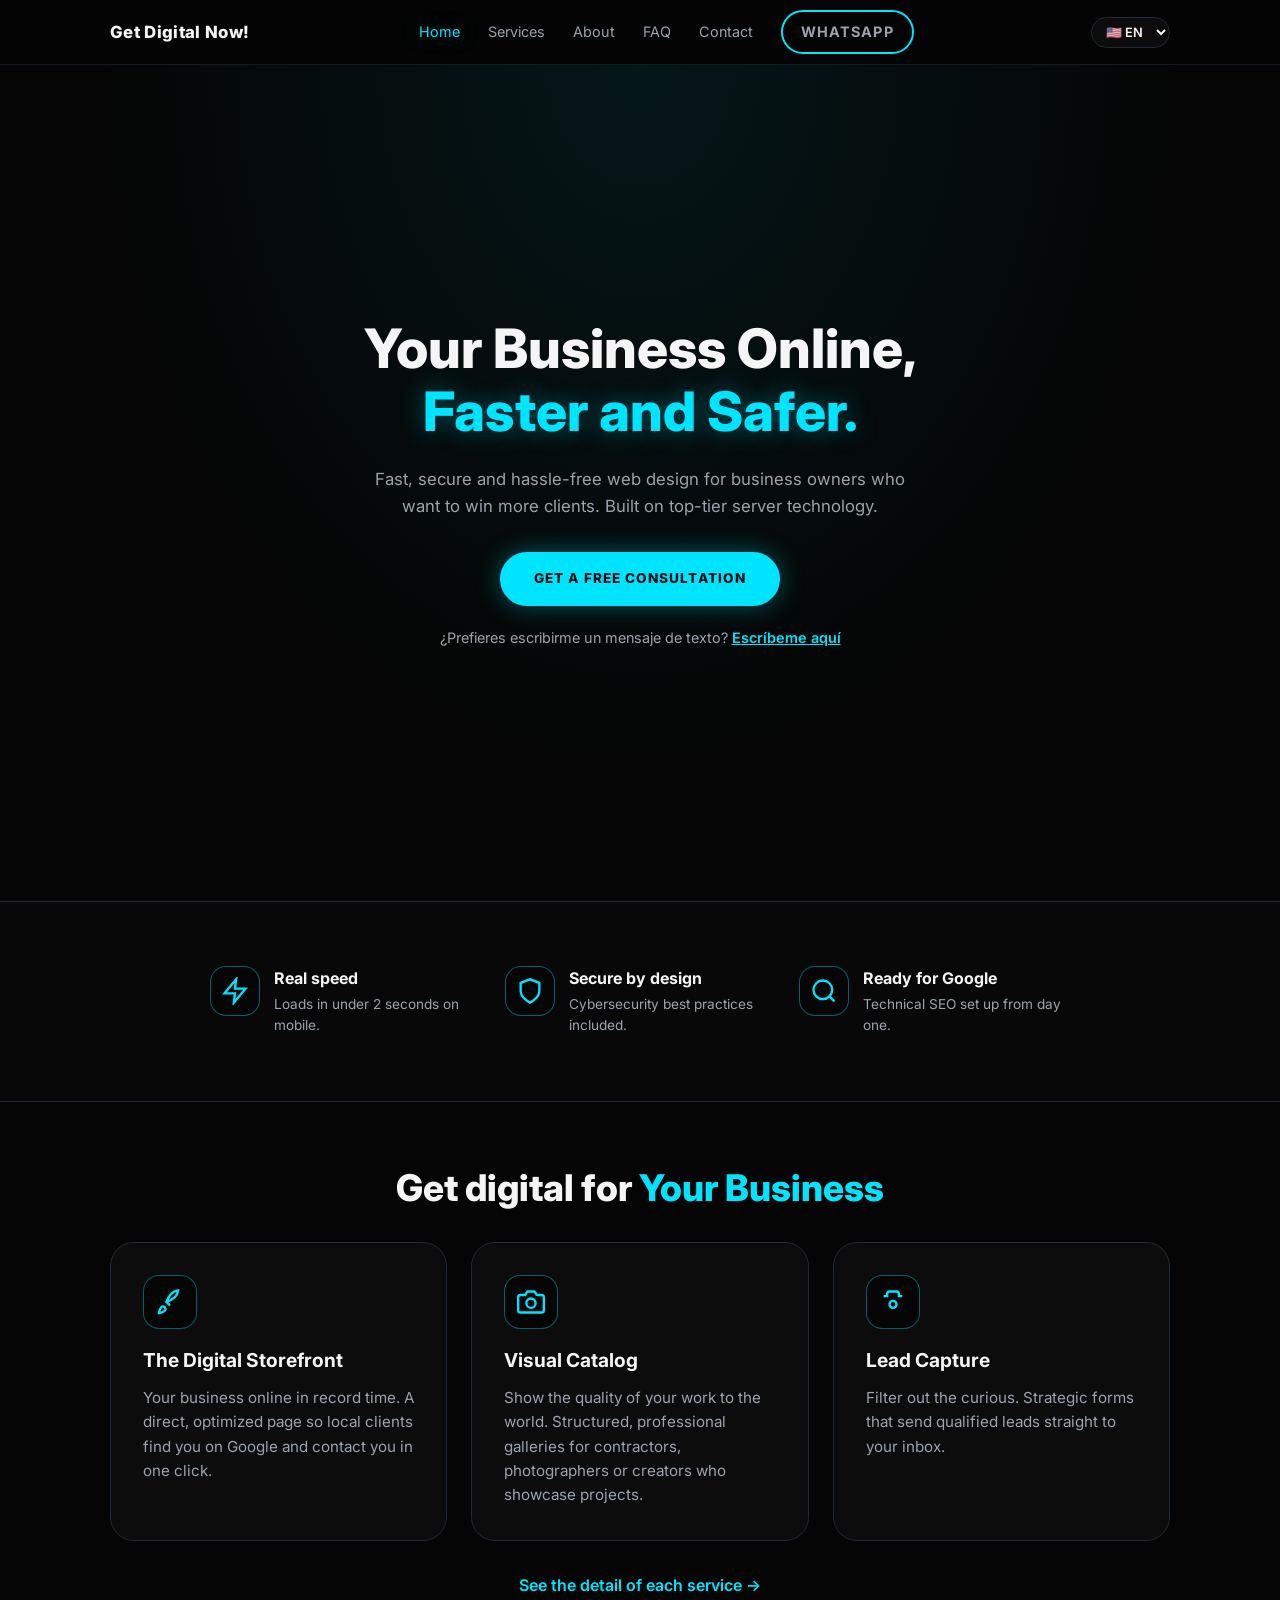
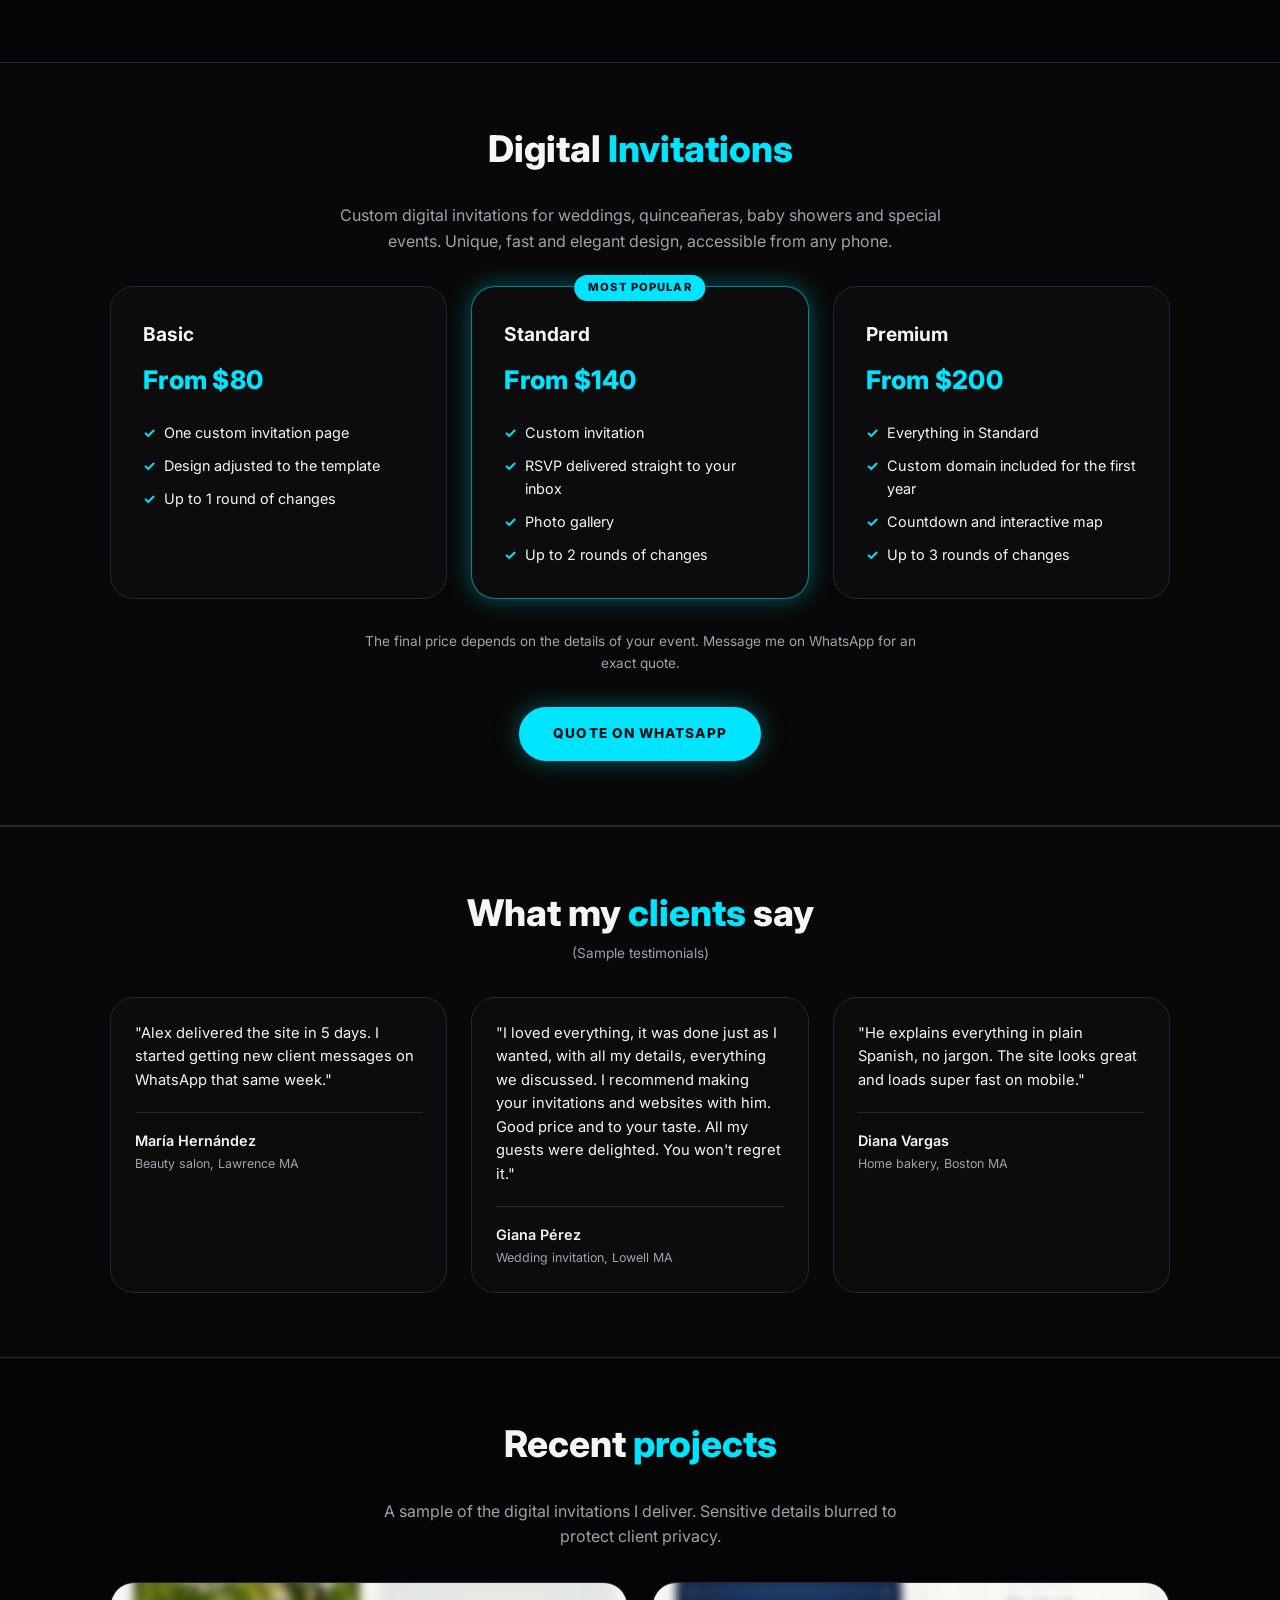
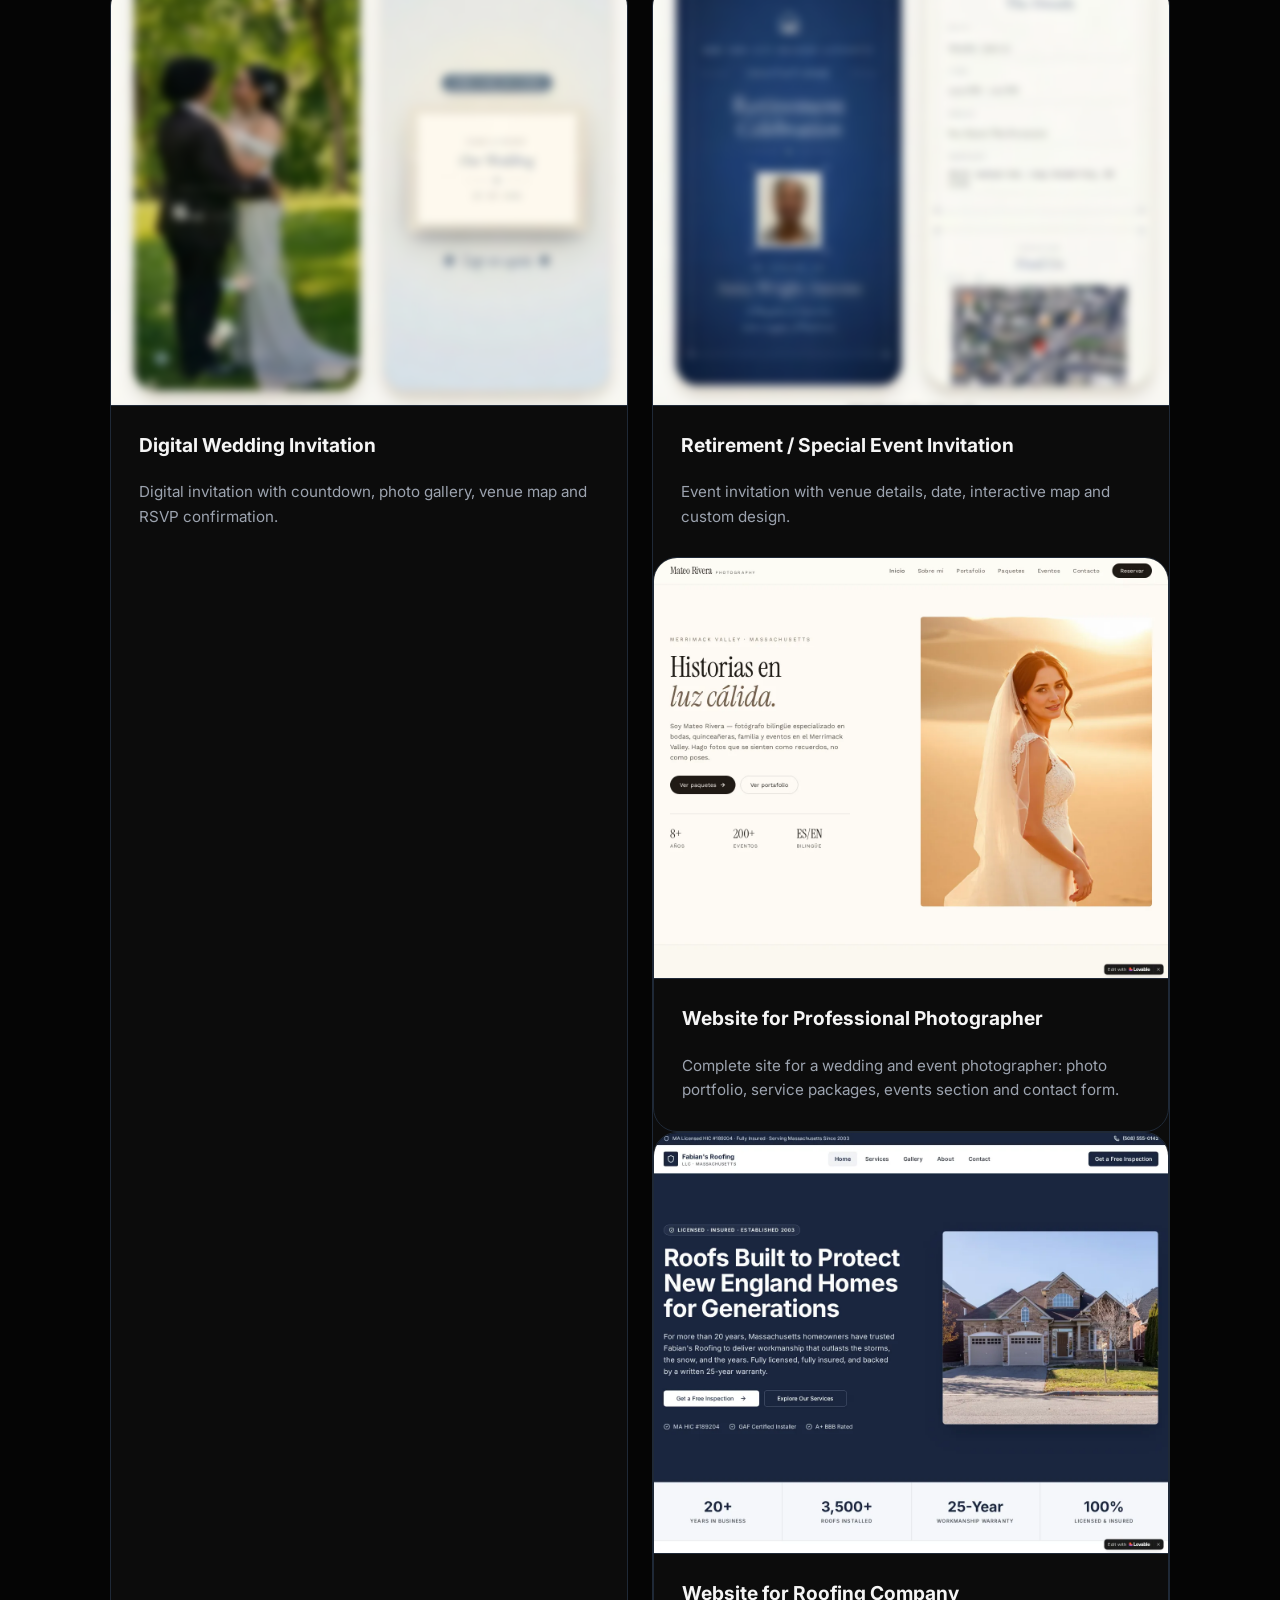
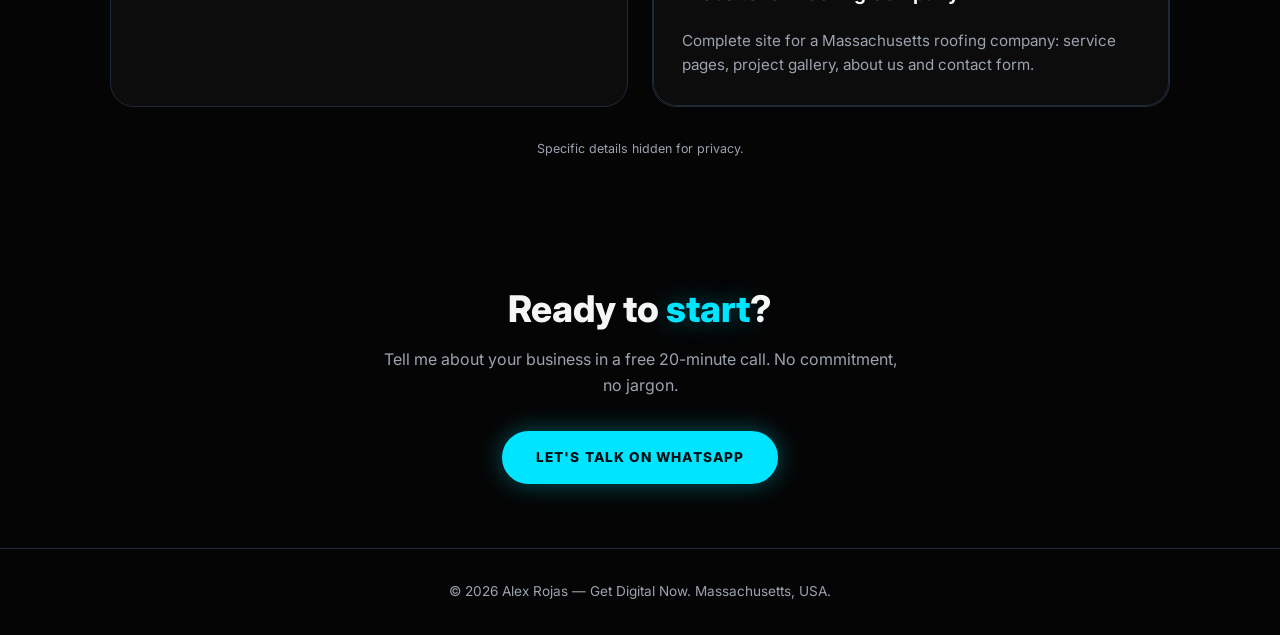
<file: docs/index.html>
<!DOCTYPE html>
<html lang="es">
<head>
<meta charset="UTF-8">
<meta name="viewport" content="width=device-width,initial-scale=1">
<meta name="theme-color" content="#050505">
<title>Alex Rojas | Desarrollo Web Profesional — Massachusetts</title>
<meta name="description" content="Diseño web rápido, seguro y sin complicaciones para negocios locales. Infraestructura técnica certificada para conseguir más clientes en Massachusetts.">
<link rel="canonical" href="https://willaty26.github.io/Alexoscp/">
<meta property="og:type" content="website">
<meta property="og:site_name" content="Alex Rojas — Digitalizate ya!">
<meta property="og:locale" content="es_ES">
<meta property="og:title" content="Alex Rojas | Desarrollo Web Profesional">
<meta property="og:description" content="Diseño web rápido, seguro y sin complicaciones para dueños de negocios que quieren conseguir más clientes.">
<meta property="og:url" content="https://willaty26.github.io/Alexoscp/">
<meta name="twitter:card" content="summary">
<link rel="icon" type="image/svg+xml" href="data:image/svg+xml,%3Csvg xmlns='http://www.w3.org/2000/svg' viewBox='0 0 64 64'%3E%3Crect width='64' height='64' rx='14' fill='%23050505'/%3E%3Ctext x='50%25' y='54%25' font-family='Inter,sans-serif' font-size='38' font-weight='800' text-anchor='middle' fill='%2300e5ff'%3EA%3C/text%3E%3C/svg%3E">
<link rel="preconnect" href="https://fonts.googleapis.com">
<link rel="preconnect" href="https://fonts.gstatic.com" crossorigin>
<link rel="stylesheet" href="https://fonts.googleapis.com/css2?family=Inter:wght@400;500;600;700;800&display=swap">
<link rel="stylesheet" href="./styles.css">
</head>
<body>
<header class="header">
  <div class="header-inner">
    <a href="./" class="brand" data-i18n="brand">Digitalizate ya!</a>
    <nav class="nav">
      <a href="./" class="active" data-i18n="nav.home">Inicio</a>
      <a href="./servicios.html" data-i18n="nav.services">Servicios</a>
      <a href="./sobre-mi.html" data-i18n="nav.about">Sobre mí</a>
      <a href="./faq.html" data-i18n="nav.faq">FAQ</a>
      <a href="./contacto.html" data-i18n="nav.contact">Contacto</a>
      <a href="https://wa.me/qr/6FOXVL5QCY4NN1" target="_blank" rel="noopener" class="btn-wa">WhatsApp</a>
    </nav>
    <button id="menuBtn" class="menu-btn" data-i18n-attr="aria-label:nav.menu" aria-label="Abrir menú">
      <svg width="24" height="24" viewBox="0 0 24 24" fill="none" stroke="currentColor" stroke-width="2"><path d="M3 6h18M3 12h18M3 18h18"/></svg>
    </button>
  </div>
  <nav id="mobileNav" class="mobile-nav">
    <a href="./" class="active" data-i18n="nav.home">Inicio</a>
    <a href="./servicios.html" data-i18n="nav.services">Servicios</a>
    <a href="./sobre-mi.html" data-i18n="nav.about">Sobre mí</a>
    <a href="./faq.html" data-i18n="nav.faq">FAQ</a>
    <a href="./contacto.html" data-i18n="nav.contact">Contacto</a>
    <a href="https://wa.me/qr/6FOXVL5QCY4NN1" target="_blank" rel="noopener" class="btn-wa">WhatsApp</a>
  </nav>
</header>

<main>
  <section class="hero">
    <h1 data-i18n-html="home.hero.title">Tu Negocio Online,<br><span class="primary glow">Más Rápido y Seguro.</span></h1>
    <p data-i18n="home.hero.p">Diseño web rápido, seguro y sin complicaciones para dueños de negocios que quieren conseguir más clientes. Construido con tecnología de servidores de alto nivel.</p>
    <a href="https://wa.me/qr/6FOXVL5QCY4NN1" target="_blank" rel="noopener" class="btn-cta mt" data-i18n="home.hero.cta">Obtener Consulta Gratuita</a>
    <p class="muted" style="margin-top:20px;font-size:.9rem" data-i18n-html="home.hero.sms">¿Prefieres escribirme un mensaje de texto? <a href="sms:+19783324273" style="color:var(--primary);font-weight:600;text-decoration:underline">Escríbeme aquí</a></p>
  </section>

  <section class="section-card">
    <div class="benefits container">
      <div class="benefit"><div class="icon-box"><svg viewBox="0 0 24 24" fill="none" stroke="currentColor" stroke-width="2"><path d="M13 2L3 14h9l-1 8 10-12h-9l1-8z"/></svg></div><div><h3 data-i18n="home.b1.t">Velocidad real</h3><p data-i18n="home.b1.d">Carga en menos de 2 segundos en móviles.</p></div></div>
      <div class="benefit"><div class="icon-box"><svg viewBox="0 0 24 24" fill="none" stroke="currentColor" stroke-width="2"><path d="M12 22s8-4 8-10V5l-8-3-8 3v7c0 6 8 10 8 10z"/></svg></div><div><h3 data-i18n="home.b2.t">Seguro por diseño</h3><p data-i18n="home.b2.d">Buenas prácticas de ciberseguridad incluidas.</p></div></div>
      <div class="benefit"><div class="icon-box"><svg viewBox="0 0 24 24" fill="none" stroke="currentColor" stroke-width="2"><circle cx="11" cy="11" r="8"/><path d="M21 21l-4.35-4.35"/></svg></div><div><h3 data-i18n="home.b3.t">Listo para Google</h3><p data-i18n="home.b3.d">SEO técnico configurado desde el día uno.</p></div></div>
    </div>
  </section>

  <section>
    <div class="container">
      <h2 class="center" data-i18n-html="home.serv.title">Digitalízate ya para <span class="primary">Tu Negocio</span></h2>
      <div class="grid grid-3 mt">
        <article class="card"><div class="icon-box"><svg viewBox="0 0 24 24" fill="none" stroke="currentColor" stroke-width="2"><path d="M4.5 16.5c-1.5 1.5-2 5-2 5s3.5-.5 5-2c.87-.87.87-2.28 0-3.15-.87-.87-2.13-.85-3 .15z"/><path d="M12 15l-3-3a22 22 0 014-7 10 10 0 016-3 10 10 0 01-3 6 22 22 0 01-7 4z"/></svg></div><h3 data-i18n="home.s1.t">El Escaparate Digital</h3><p data-i18n="home.s1.d">Tu negocio en línea en tiempo récord. Una página directa y optimizada para que los clientes locales te encuentren en Google y te contacten a un solo clic.</p></article>
      <article class="card"><div class="icon-box"><svg viewBox="0 0 24 24" fill="none" stroke="currentColor" stroke-width="2"><path d="M23 19a2 2 0 01-2 2H3a2 2 0 01-2-2V8a2 2 0 012-2h4l2-3h6l2 3h4a2 2 0 012 2z"/><circle cx="12" cy="13" r="4"/></svg></div><h3 data-i18n="home.s2.t">Catálogo Visual</h3><p data-i18n="home.s2.d">Muestra la calidad de tu trabajo al mundo. Galerías estructuradas y profesionales para contratistas, fotógrafos o creadores que exhiben proyectos.</p></article>
      <article class="card"><div class="icon-box"><svg viewBox="0 0 24 24" fill="none" stroke="currentColor" stroke-width="2"><path d="M20 7h-3V5a2 2 0 00-2-2H9a2 2 0 00-2 2v2H4"/><circle cx="12" cy="14" r="3"/></svg></div><h3 data-i18n="home.s3.t">Captura de Prospectos</h3><p data-i18n="home.s3.d">Filtra a los curiosos. Formularios estratégicos que envían la información de clientes listos para comprar directo a tu correo.</p></article>
      </div>
      <div class="center mt"><a href="./servicios.html" class="primary" style="font-weight:600" data-i18n="home.serv.link">Ver el detalle de cada servicio →</a></div>
    </div>
  </section>

  <section class="section-card">
    <div class="container">
      <h2 class="center" data-i18n-html="home.inv.title">Invitaciones <span class="primary">Digitales</span></h2>
      <p class="center muted mt" style="max-width:640px;margin-left:auto;margin-right:auto" data-i18n="home.inv.intro">Invitaciones digitales personalizadas para bodas, quinceañeras, baby showers y eventos especiales. Diseño único, rápido y elegante, accesible desde cualquier celular.</p>
      <div class="grid grid-3 mt">
        <article class="card">
          <h3 data-i18n="home.inv.p1.t">Básico</h3>
          <div class="price"><span class="primary" data-i18n="home.inv.p1.price">Desde $80</span></div>
          <ul>
            <li data-i18n="home.inv.p1.l1">Una página de invitación personalizada</li>
            <li data-i18n="home.inv.p1.l2">Diseño ajustado a la plantilla</li>
            <li data-i18n="home.inv.p1.l3">Hasta 1 ronda de cambios</li>
          </ul>
        </article>
        <article class="card card-popular">
          <span class="badge-popular" data-i18n="home.inv.p2.badge">Más Popular</span>
          <h3 data-i18n="home.inv.p2.t">Estándar</h3>
          <div class="price"><span class="primary" data-i18n="home.inv.p2.price">Desde $140</span></div>
          <ul>
            <li data-i18n="home.inv.p2.l1">Invitación personalizada</li>
            <li data-i18n="home.inv.p2.l2">RSVP que llega directo a tu correo</li>
            <li data-i18n="home.inv.p2.l3">Galería de fotos</li>
            <li data-i18n="home.inv.p2.l4">Hasta 2 rondas de cambios</li>
          </ul>
        </article>
        <article class="card">
          <h3 data-i18n="home.inv.p3.t">Premium</h3>
          <div class="price"><span class="primary" data-i18n="home.inv.p3.price">Desde $200</span></div>
          <ul>
            <li data-i18n="home.inv.p3.l1">Todo lo del paquete Estándar</li>
            <li data-i18n="home.inv.p3.l2">Dominio personalizado el primer año</li>
            <li data-i18n="home.inv.p3.l3">Cuenta regresiva y mapa interactivo</li>
            <li data-i18n="home.inv.p3.l4">Hasta 3 rondas de cambios</li>
          </ul>
        </article>
      </div>
      <p class="center muted mt" style="font-size:.85rem;max-width:560px;margin-left:auto;margin-right:auto" data-i18n="home.inv.note">El precio final depende de los detalles del evento. Escríbeme por WhatsApp para tu cotización exacta.</p>
      <div class="center mt"><a href="https://wa.me/qr/6FOXVL5QCY4NN1" target="_blank" rel="noopener" class="btn-cta" data-i18n="home.inv.cta">Cotizar por WhatsApp</a></div>
    </div>
  </section>

  <section class="section-card">
    <div class="container">
      <h2 class="center" data-i18n-html="home.test.title">Lo que dicen mis <span class="primary">clientes</span></h2>
      <p class="center muted" style="font-size:.85rem;margin-top:8px" data-i18n="home.test.note">(Testimonios de ejemplo)</p>
      <div class="grid grid-3 mt">
        <figure class="quote"><blockquote data-i18n="home.t1.q">"Alex me entregó la página en 5 días. Empecé a recibir mensajes de clientes nuevos por WhatsApp esa misma semana."</blockquote><figcaption><div class="name">María Hernández</div><div class="role" data-i18n="home.t1.r">Salón de belleza, Lawrence MA</div></figcaption></figure>
        <figure class="quote"><blockquote data-i18n="home.t2.q">"Me encantó todo, se hizo tal como lo quería, con todo mis detalles, todo lo hablado. Les recomiendo hacer sus invitaciones y sus páginas web con él. Buen precio y a tu gusto. Todos mis invitados quedaron encantados. No se van a arrepentir."</blockquote><figcaption><div class="name">Giana Pérez</div><div class="role" data-i18n="home.t2.r">Invitación de bodas, Lowell MA</div></figcaption></figure>
        <figure class="quote"><blockquote data-i18n="home.t3.q">"Explica todo en español claro, sin tecnicismos. La página se ve bonita y carga rapidísimo en el celular."</blockquote><figcaption><div class="name">Diana Vargas</div><div class="role" data-i18n="home.t3.r">Repostería casera, Boston MA</div></figcaption></figure>
      </div>
    </div>
  </section>

  <section>
    <div class="container">
      <h2 class="center" data-i18n-html="home.port.title">Proyectos <span class="primary">realizados</span></h2>
      <p class="center muted mt" style="max-width:560px;margin-left:auto;margin-right:auto" data-i18n="home.port.intro">Una muestra del estilo de invitaciones digitales que entrego. Datos sensibles difuminados por privacidad de los clientes.</p>
      <div class="grid grid-2 mt">
        <article class="card portfolio-card">
          <div class="portfolio-img"><img data-i18n-img="wedding" src="./img/portfolio/wedding_es.webp" alt="Invitación de boda digital — vista previa difuminada por privacidad" loading="lazy"></div>
          <h3 data-i18n="home.port.1.t">Invitación de Boda Digital</h3>
          <p data-i18n="home.port.1.d">Invitación digital con cuenta regresiva, galería de fotos, mapa del lugar y confirmación de asistencia (RSVP).</p>
        </article>
        <article class="card portfolio-card">
          <div class="portfolio-img"><img data-i18n-img="retirement" src="./img/portfolio/retirement_es.webp" alt="Invitación de evento especial — vista previa difuminada por privacidad" loading="lazy"></div>
          <h3 data-i18n="home.port.2.t">Invitación de Retiro / Evento Especial</h3>
          <p data-i18n="home.port.2.d">Invitación de evento con detalles del lugar, fecha, mapa interactivo y diseño personalizado.</p>
        <article class="card portfolio-card no-blur">
          <a href="https://page-cam-demo.lovable.app/" target="_blank" rel="noopener noreferrer">
            <div class="portfolio-img"><img src="./img/portfolio/photographer.webp" alt="Sitio web demo para fotógrafo profesional" loading="lazy"></div>
          </a>
          <h3 data-i18n="home.port.3.t">Sitio Web para Fotógrafo Profesional</h3>
          <p data-i18n="home.port.3.d">Sitio completo para fotógrafo de bodas y eventos: portafolio de fotos, paquetes de servicio, sección de eventos y formulario de contacto.</p>
        </article>
        <article class="card portfolio-card no-blur">
          <a href="https://fabians-roofing-demo.lovable.app/" target="_blank" rel="noopener noreferrer">
            <div class="portfolio-img"><img src="./img/portfolio/roofing.webp" alt="Sitio web demo para empresa de roofing" loading="lazy"></div>
          </a>
          <h3 data-i18n="home.port.4.t">Sitio Web para Empresa de Roofing</h3>
          <p data-i18n="home.port.4.d">Sitio completo para empresa de techado en Massachusetts: páginas de servicios, galería de proyectos, sobre nosotros y formulario de contacto.</p>
        </article>
      </div>
      <p class="center muted mt" style="font-size:.78rem" data-i18n="home.port.privacy">Detalles específicos ocultos por privacidad.</p>
    </div>
  </section>


  <section class="center">
    <h2 data-i18n-html="home.cta.title">¿Listo para <span class="primary glow">empezar</span>?</h2>
    <p class="muted mt" style="max-width:520px;margin:16px auto 0" data-i18n="home.cta.p">Cuéntame de tu negocio en una llamada gratis de 20 minutos. Sin compromiso, sin tecnicismos.</p>
    <a href="https://wa.me/qr/6FOXVL5QCY4NN1" target="_blank" rel="noopener" class="btn-cta mt" data-i18n="home.cta.btn">Hablemos por WhatsApp</a>
  </section>
</main>

<footer class="footer">© <span id="yr"></span> <span data-i18n="footer">Alex Rojas — Digitalízate ya. Massachusetts, EE. UU.</span></footer>
<script>document.getElementById('yr').textContent=new Date().getFullYear();</script>
<script src="./i18n.js"></script>
<script src="./script.js"></script>
</body>
</html>
</file>
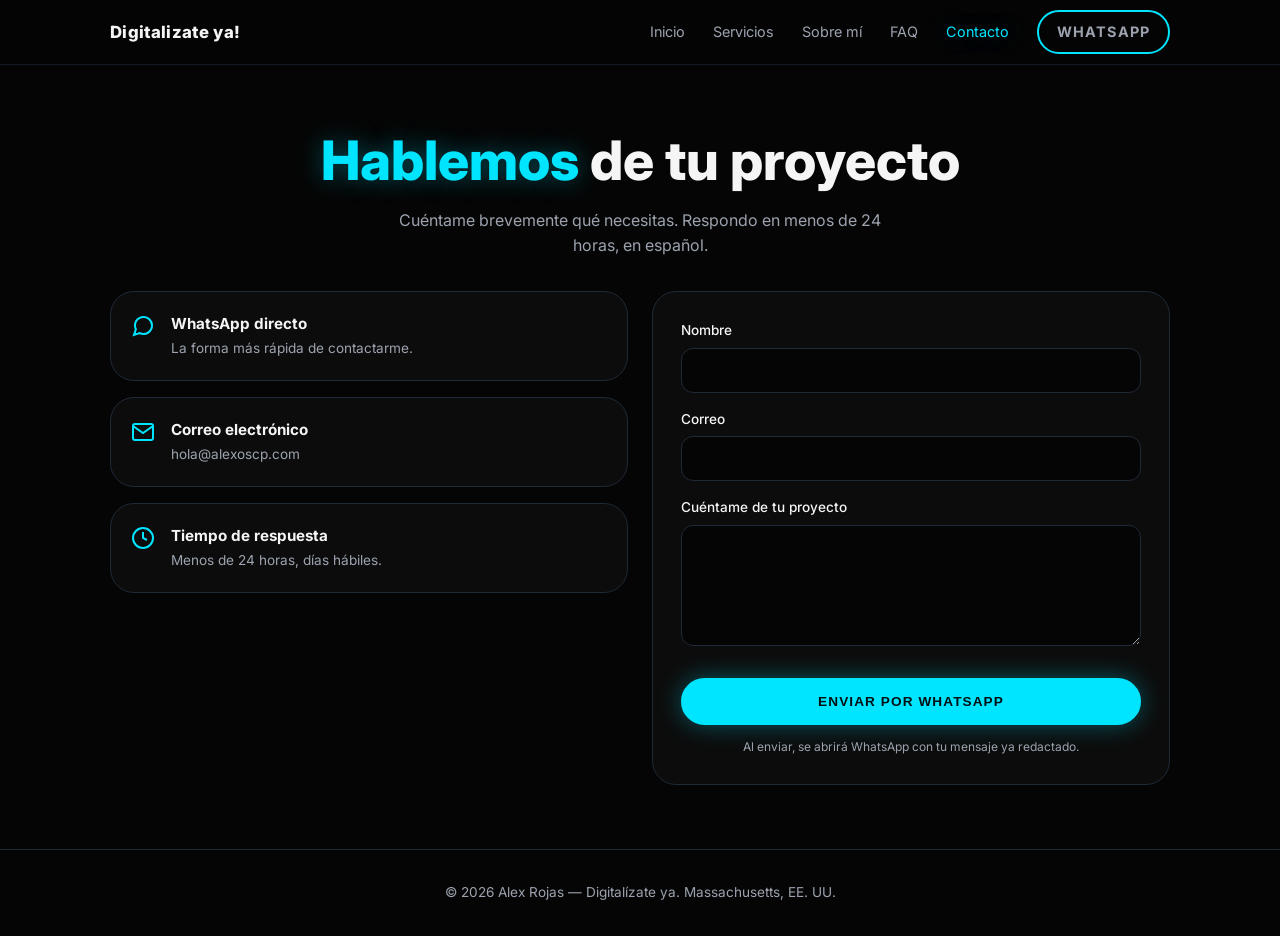
<file: docs/contacto.html>
<!DOCTYPE html>
<html lang="es">
<head>
<meta charset="UTF-8">
<meta name="viewport" content="width=device-width,initial-scale=1">
<meta name="theme-color" content="#050505">
<title>Contacto — Alex Rojas | Desarrollo Web</title>
<meta name="description" content="Escríbeme por WhatsApp o llena el formulario. Respondo en menos de 24 horas. Consulta inicial gratuita.">
<link rel="canonical" href="https://willaty26.github.io/Alexoscp/contacto.html">
<meta property="og:type" content="website">
<meta property="og:title" content="Contacto — Alex Rojas">
<meta property="og:description" content="Hablemos sobre tu negocio. Respondo en menos de 24 horas.">
<meta property="og:url" content="https://willaty26.github.io/Alexoscp/contacto.html">
<link rel="icon" type="image/svg+xml" href="data:image/svg+xml,%3Csvg xmlns='http://www.w3.org/2000/svg' viewBox='0 0 64 64'%3E%3Crect width='64' height='64' rx='14' fill='%23050505'/%3E%3Ctext x='50%25' y='54%25' font-family='Inter,sans-serif' font-size='38' font-weight='800' text-anchor='middle' fill='%2300e5ff'%3EA%3C/text%3E%3C/svg%3E">
<link rel="preconnect" href="https://fonts.googleapis.com">
<link rel="preconnect" href="https://fonts.gstatic.com" crossorigin>
<link rel="stylesheet" href="https://fonts.googleapis.com/css2?family=Inter:wght@400;500;600;700;800&display=swap">
<link rel="stylesheet" href="./styles.css">
</head>
<body>
<header class="header">
  <div class="header-inner">
    <a href="./" class="brand">Digitalizate ya!</a>
    <nav class="nav">
      <a href="./">Inicio</a>
      <a href="./servicios.html">Servicios</a>
      <a href="./sobre-mi.html">Sobre mí</a>
      <a href="./faq.html">FAQ</a>
      <a href="./contacto.html" class="active">Contacto</a>
      <a href="https://wa.me/qr/6FOXVL5QCY4NN1" target="_blank" rel="noopener" class="btn-wa">WhatsApp</a>
    </nav>
    <button id="menuBtn" class="menu-btn" aria-label="Abrir menú">
      <svg width="24" height="24" viewBox="0 0 24 24" fill="none" stroke="currentColor" stroke-width="2"><path d="M3 6h18M3 12h18M3 18h18"/></svg>
    </button>
  </div>
  <nav id="mobileNav" class="mobile-nav">
    <a href="./">Inicio</a>
    <a href="./servicios.html">Servicios</a>
    <a href="./sobre-mi.html">Sobre mí</a>
    <a href="./faq.html">FAQ</a>
    <a href="./contacto.html" class="active">Contacto</a>
    <a href="https://wa.me/qr/6FOXVL5QCY4NN1" target="_blank" rel="noopener" class="btn-wa">WhatsApp</a>
  </nav>
</header>

<main>
  <section>
    <div class="container">
      <header class="center">
        <h1><span class="primary glow">Hablemos</span> de tu proyecto</h1>
        <p class="muted mt" style="max-width:520px;margin:16px auto 0">Cuéntame brevemente qué necesitas. Respondo en menos de 24 horas, en español.</p>
      </header>

      <div class="grid grid-2 mt">
        <div class="contact-info">
          <a href="https://wa.me/qr/6FOXVL5QCY4NN1" target="_blank" rel="noopener">
            <svg viewBox="0 0 24 24" fill="none" stroke="currentColor" stroke-width="2"><path d="M21 11.5a8.38 8.38 0 01-.9 3.8 8.5 8.5 0 01-7.6 4.7 8.38 8.38 0 01-3.8-.9L3 21l1.9-5.7a8.38 8.38 0 01-.9-3.8 8.5 8.5 0 014.7-7.6 8.38 8.38 0 013.8-.9h.5a8.48 8.48 0 018 8v.5z"/></svg>
            <div><div class="title">WhatsApp directo</div><div class="desc">La forma más rápida de contactarme.</div></div>
          </a>
          <a href="mailto:hola@alexoscp.com">
            <svg viewBox="0 0 24 24" fill="none" stroke="currentColor" stroke-width="2"><path d="M4 4h16c1.1 0 2 .9 2 2v12c0 1.1-.9 2-2 2H4c-1.1 0-2-.9-2-2V6c0-1.1.9-2 2-2z"/><path d="M22 6l-10 7L2 6"/></svg>
            <div><div class="title">Correo electrónico</div><div class="desc">hola@alexoscp.com</div></div>
          </a>
          <div class="static">
            <svg viewBox="0 0 24 24" fill="none" stroke="currentColor" stroke-width="2"><circle cx="12" cy="12" r="10"/><path d="M12 6v6l4 2"/></svg>
            <div><div class="title">Tiempo de respuesta</div><div class="desc">Menos de 24 horas, días hábiles.</div></div>
          </div>
        </div>

        <form id="contactForm" class="form">
          <div class="field">
            <label for="nombre">Nombre</label>
            <input id="nombre" type="text" required>
          </div>
          <div class="field">
            <label for="email">Correo</label>
            <input id="email" type="email" required>
          </div>
          <div class="field">
            <label for="mensaje">Cuéntame de tu proyecto</label>
            <textarea id="mensaje" rows="5" required></textarea>
          </div>
          <button type="submit" class="btn-cta">Enviar por WhatsApp</button>
          <p class="muted center" style="font-size:.75rem;margin-top:12px">Al enviar, se abrirá WhatsApp con tu mensaje ya redactado.</p>
        </form>
      </div>
    </div>
  </section>
</main>

<footer class="footer">© <span id="yr"></span> Alex Rojas — Digitalízate ya. Massachusetts, EE. UU.</footer>
<script>document.getElementById('yr').textContent=new Date().getFullYear();</script>
<script src="./script.js"></script>
</body>
</html>
</file>
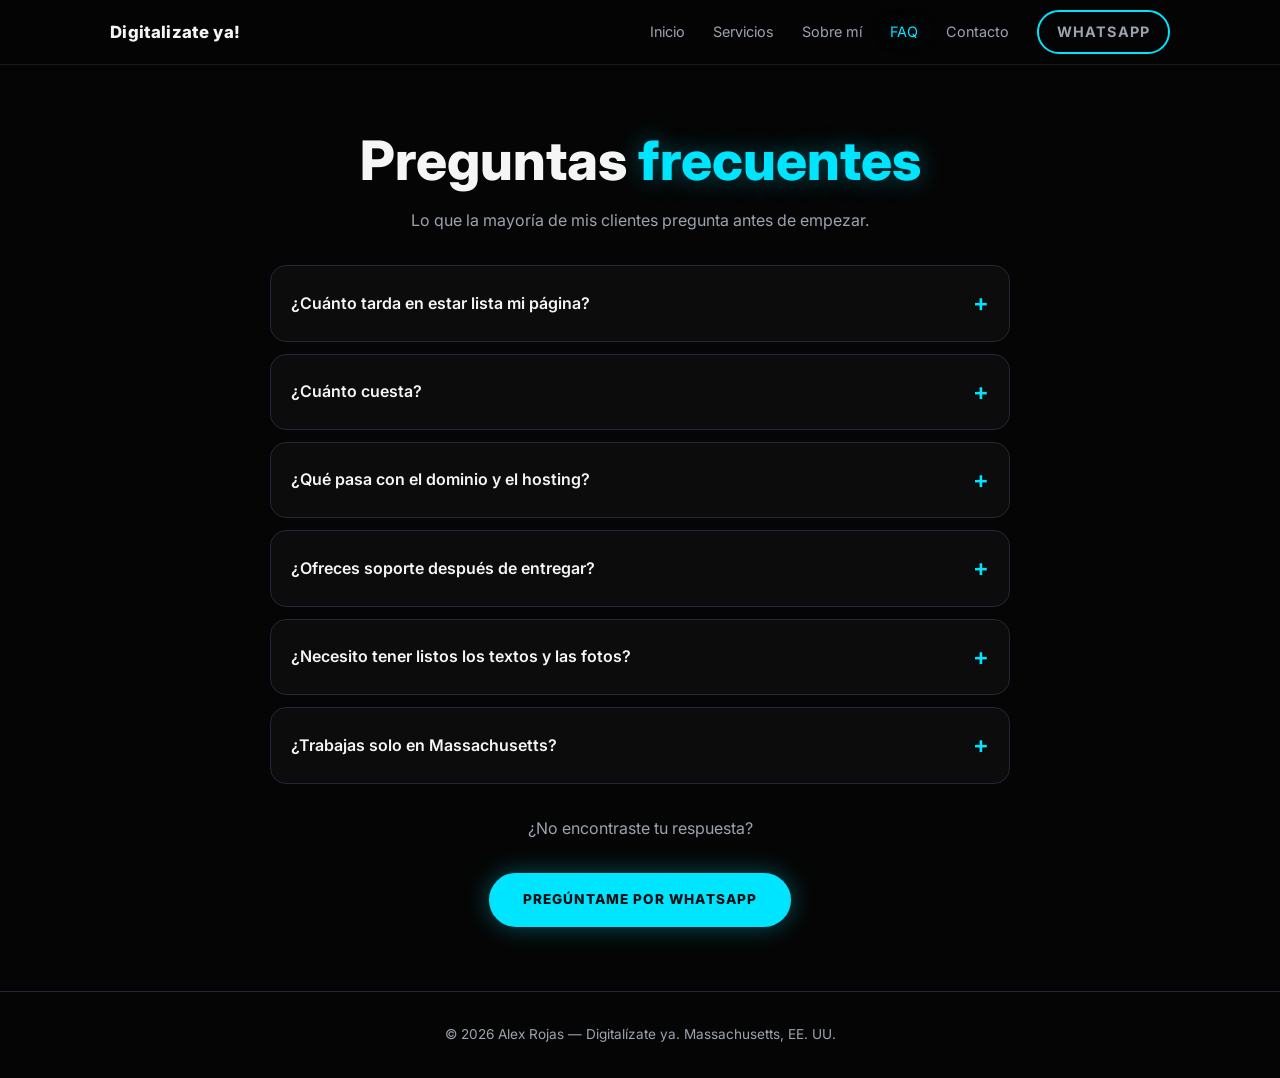
<file: docs/faq.html>
<!DOCTYPE html>
<html lang="es">
<head>
<meta charset="UTF-8">
<meta name="viewport" content="width=device-width,initial-scale=1">
<meta name="theme-color" content="#050505">
<title>Preguntas frecuentes — Alex Rojas | Desarrollo Web</title>
<meta name="description" content="Plazos, precios, hosting, soporte y dominio. Resuelve tus dudas sobre el desarrollo de tu página web profesional.">
<link rel="canonical" href="https://willaty26.github.io/Alexoscp/faq.html">
<meta property="og:type" content="website">
<meta property="og:title" content="Preguntas frecuentes — Alex Rojas">
<meta property="og:description" content="Todo lo que necesitas saber antes de empezar tu página web.">
<meta property="og:url" content="https://willaty26.github.io/Alexoscp/faq.html">
<link rel="icon" type="image/svg+xml" href="data:image/svg+xml,%3Csvg xmlns='http://www.w3.org/2000/svg' viewBox='0 0 64 64'%3E%3Crect width='64' height='64' rx='14' fill='%23050505'/%3E%3Ctext x='50%25' y='54%25' font-family='Inter,sans-serif' font-size='38' font-weight='800' text-anchor='middle' fill='%2300e5ff'%3EA%3C/text%3E%3C/svg%3E">
<link rel="preconnect" href="https://fonts.googleapis.com">
<link rel="preconnect" href="https://fonts.gstatic.com" crossorigin>
<link rel="stylesheet" href="https://fonts.googleapis.com/css2?family=Inter:wght@400;500;600;700;800&display=swap">
<link rel="stylesheet" href="./styles.css">
<script type="application/ld+json">
{"@context":"https://schema.org","@type":"FAQPage","mainEntity":[
{"@type":"Question","name":"¿Cuánto tarda en estar lista mi página?","acceptedAnswer":{"@type":"Answer","text":"Un sitio tipo Escaparate Digital se entrega entre 5 y 10 días hábiles. Proyectos más grandes entre 2 y 4 semanas."}},
{"@type":"Question","name":"¿Cuánto cuesta?","acceptedAnswer":{"@type":"Answer","text":"Cada proyecto se cotiza después de la consulta gratuita. Trabajo con precio fijo y cerrado."}},
{"@type":"Question","name":"¿Qué pasa con el dominio y el hosting?","acceptedAnswer":{"@type":"Answer","text":"Te asesoro en la compra del dominio y configuro el hosting más adecuado. Siempre quedas como dueño de todo."}},
{"@type":"Question","name":"¿Ofreces soporte después de entregar?","acceptedAnswer":{"@type":"Answer","text":"Sí. El primer mes de cambios pequeños y soporte está incluido."}},
{"@type":"Question","name":"¿Necesito tener listos los textos y las fotos?","acceptedAnswer":{"@type":"Answer","text":"Es ideal, pero si no los tienes te ayudo con guías y ejemplos."}},
{"@type":"Question","name":"¿Trabajas solo en Massachusetts?","acceptedAnswer":{"@type":"Answer","text":"Mi enfoque principal son los negocios locales de Massachusetts, pero trabajo con clientes en cualquier parte de EE.UU. y Latinoamérica."}}
]}
</script>
</head>
<body>
<header class="header">
  <div class="header-inner">
    <a href="./" class="brand">Digitalizate ya!</a>
    <nav class="nav">
      <a href="./">Inicio</a>
      <a href="./servicios.html">Servicios</a>
      <a href="./sobre-mi.html">Sobre mí</a>
      <a href="./faq.html" class="active">FAQ</a>
      <a href="./contacto.html">Contacto</a>
      <a href="https://wa.me/qr/6FOXVL5QCY4NN1" target="_blank" rel="noopener" class="btn-wa">WhatsApp</a>
    </nav>
    <button id="menuBtn" class="menu-btn" aria-label="Abrir menú">
      <svg width="24" height="24" viewBox="0 0 24 24" fill="none" stroke="currentColor" stroke-width="2"><path d="M3 6h18M3 12h18M3 18h18"/></svg>
    </button>
  </div>
  <nav id="mobileNav" class="mobile-nav">
    <a href="./">Inicio</a>
    <a href="./servicios.html">Servicios</a>
    <a href="./sobre-mi.html">Sobre mí</a>
    <a href="./faq.html" class="active">FAQ</a>
    <a href="./contacto.html">Contacto</a>
    <a href="https://wa.me/qr/6FOXVL5QCY4NN1" target="_blank" rel="noopener" class="btn-wa">WhatsApp</a>
  </nav>
</header>

<main>
  <section>
    <div class="container" style="max-width:780px">
      <header class="center">
        <h1>Preguntas <span class="primary glow">frecuentes</span></h1>
        <p class="muted mt" style="max-width:520px;margin:16px auto 0">Lo que la mayoría de mis clientes pregunta antes de empezar.</p>
      </header>

      <div class="mt">
        <details class="faq-item"><summary>¿Cuánto tarda en estar lista mi página?</summary><div class="answer">Un sitio tipo Escaparate Digital se entrega entre 5 y 10 días hábiles. Proyectos más grandes (catálogos, captura de leads) entre 2 y 4 semanas, dependiendo del contenido que me pases.</div></details>
        <details class="faq-item"><summary>¿Cuánto cuesta?</summary><div class="answer">Cada proyecto se cotiza después de la consulta gratuita. Trabajo con precio fijo y cerrado: lo que acordamos es lo que pagas, sin sorpresas.</div></details>
        <details class="faq-item"><summary>¿Qué pasa con el dominio y el hosting?</summary><div class="answer">Te asesoro en la compra del dominio (tu .com) y configuro el hosting más adecuado para tu caso. Puedes pagarlo a tu nombre, siempre quedas como dueño de todo.</div></details>
        <details class="faq-item"><summary>¿Ofreces soporte después de entregar?</summary><div class="answer">Sí. El primer mes de cambios pequeños y soporte está incluido. Después puedes contratar un plan mensual o pagar por cambios puntuales.</div></details>
        <details class="faq-item"><summary>¿Necesito tener listos los textos y las fotos?</summary><div class="answer">Es ideal, pero si no los tienes te ayudo con guías y ejemplos. Para fotos profesionales puedo recomendarte fotógrafos locales en Massachusetts.</div></details>
        <details class="faq-item"><summary>¿Trabajas solo en Massachusetts?</summary><div class="answer">Mi enfoque principal son los negocios locales de Massachusetts, pero trabajo con clientes en cualquier parte de Estados Unidos y Latinoamérica, siempre en español o inglés.</div></details>
      </div>

      <div class="center mt">
        <p class="muted">¿No encontraste tu respuesta?</p>
        <a href="https://wa.me/qr/6FOXVL5QCY4NN1" target="_blank" rel="noopener" class="btn-cta mt">Pregúntame por WhatsApp</a>
      </div>
    </div>
  </section>
</main>

<footer class="footer">© <span id="yr"></span> Alex Rojas — Digitalízate ya. Massachusetts, EE. UU.</footer>
<script>document.getElementById('yr').textContent=new Date().getFullYear();</script>
<script src="./script.js"></script>
</body>
</html>
</file>
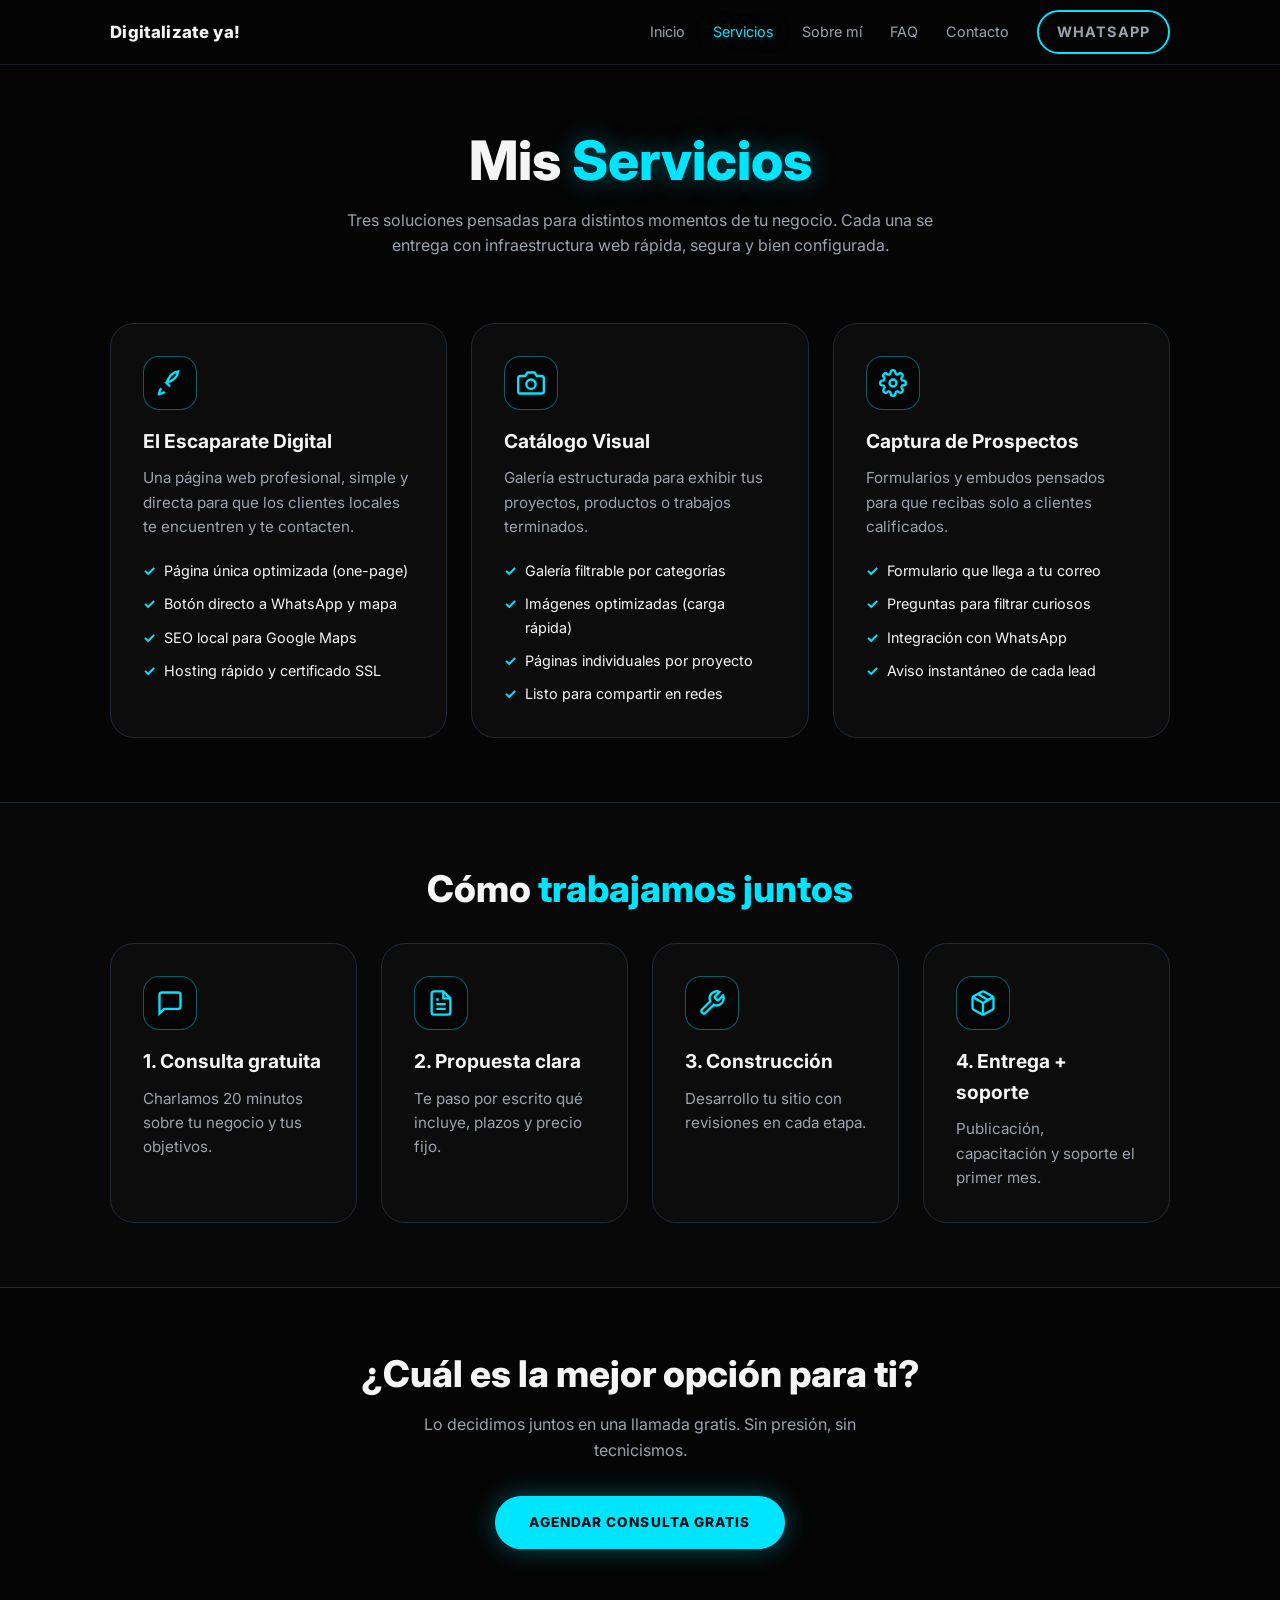
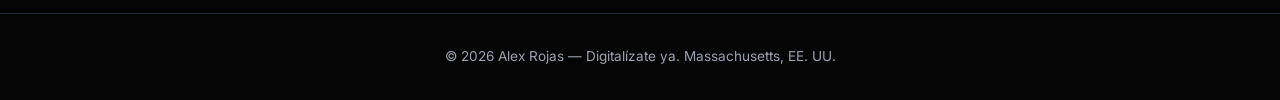
<file: docs/servicios.html>
<!DOCTYPE html>
<html lang="es">
<head>
<meta charset="UTF-8">
<meta name="viewport" content="width=device-width,initial-scale=1">
<meta name="theme-color" content="#050505">
<title>Servicios — Alex Rojas | Desarrollo Web</title>
<meta name="description" content="Escaparate digital, catálogo visual y captura de prospectos. Sitios web rápidos, seguros y optimizados para negocios locales en Massachusetts.">
<link rel="canonical" href="https://willaty26.github.io/Alexoscp/servicios.html">
<meta property="og:type" content="website">
<meta property="og:title" content="Servicios — Alex Rojas">
<meta property="og:description" content="Tres soluciones web pensadas para que tu negocio local consiga más clientes.">
<meta property="og:url" content="https://willaty26.github.io/Alexoscp/servicios.html">
<link rel="icon" type="image/svg+xml" href="data:image/svg+xml,%3Csvg xmlns='http://www.w3.org/2000/svg' viewBox='0 0 64 64'%3E%3Crect width='64' height='64' rx='14' fill='%23050505'/%3E%3Ctext x='50%25' y='54%25' font-family='Inter,sans-serif' font-size='38' font-weight='800' text-anchor='middle' fill='%2300e5ff'%3EA%3C/text%3E%3C/svg%3E">
<link rel="preconnect" href="https://fonts.googleapis.com">
<link rel="preconnect" href="https://fonts.gstatic.com" crossorigin>
<link rel="stylesheet" href="https://fonts.googleapis.com/css2?family=Inter:wght@400;500;600;700;800&display=swap">
<link rel="stylesheet" href="./styles.css">
</head>
<body>
<header class="header">
  <div class="header-inner">
    <a href="./" class="brand">Digitalizate ya!</a>
    <nav class="nav">
      <a href="./">Inicio</a>
      <a href="./servicios.html" class="active">Servicios</a>
      <a href="./sobre-mi.html">Sobre mí</a>
      <a href="./faq.html">FAQ</a>
      <a href="./contacto.html">Contacto</a>
      <a href="https://wa.me/qr/6FOXVL5QCY4NN1" target="_blank" rel="noopener" class="btn-wa">WhatsApp</a>
    </nav>
    <button id="menuBtn" class="menu-btn" aria-label="Abrir menú">
      <svg width="24" height="24" viewBox="0 0 24 24" fill="none" stroke="currentColor" stroke-width="2"><path d="M3 6h18M3 12h18M3 18h18"/></svg>
    </button>
  </div>
  <nav id="mobileNav" class="mobile-nav">
    <a href="./">Inicio</a>
    <a href="./servicios.html" class="active">Servicios</a>
    <a href="./sobre-mi.html">Sobre mí</a>
    <a href="./faq.html">FAQ</a>
    <a href="./contacto.html">Contacto</a>
    <a href="https://wa.me/qr/6FOXVL5QCY4NN1" target="_blank" rel="noopener" class="btn-wa">WhatsApp</a>
  </nav>
</header>

<main>
  <section class="center">
    <h1>Mis <span class="primary glow">Servicios</span></h1>
    <p class="muted mt" style="max-width:600px;margin:16px auto 0">Tres soluciones pensadas para distintos momentos de tu negocio. Cada una se entrega con infraestructura web rápida, segura y bien configurada.</p>
  </section>

  <section style="padding-top:0">
    <div class="container">
      <div class="grid grid-3">
        <article class="card">
          <div class="icon-box"><svg viewBox="0 0 24 24" fill="none" stroke="currentColor" stroke-width="2"><path d="M4.5 16.5c-1.5 1.5-2 5-2 5s3.5-.5 5-2"/><path d="M12 15l-3-3a22 22 0 014-7 10 10 0 016-3 10 10 0 01-3 6 22 22 0 01-7 4z"/></svg></div>
          <h3>El Escaparate Digital</h3>
          <p>Una página web profesional, simple y directa para que los clientes locales te encuentren y te contacten.</p>
          <ul><li>Página única optimizada (one-page)</li><li>Botón directo a WhatsApp y mapa</li><li>SEO local para Google Maps</li><li>Hosting rápido y certificado SSL</li></ul>
        </article>
        <article class="card">
          <div class="icon-box"><svg viewBox="0 0 24 24" fill="none" stroke="currentColor" stroke-width="2"><path d="M23 19a2 2 0 01-2 2H3a2 2 0 01-2-2V8a2 2 0 012-2h4l2-3h6l2 3h4a2 2 0 012 2z"/><circle cx="12" cy="13" r="4"/></svg></div>
          <h3>Catálogo Visual</h3>
          <p>Galería estructurada para exhibir tus proyectos, productos o trabajos terminados.</p>
          <ul><li>Galería filtrable por categorías</li><li>Imágenes optimizadas (carga rápida)</li><li>Páginas individuales por proyecto</li><li>Listo para compartir en redes</li></ul>
        </article>
        <article class="card">
          <div class="icon-box"><svg viewBox="0 0 24 24" fill="none" stroke="currentColor" stroke-width="2"><circle cx="12" cy="12" r="3"/><path d="M19.4 15a1.65 1.65 0 00.33 1.82l.06.06a2 2 0 11-2.83 2.83l-.06-.06a1.65 1.65 0 00-1.82-.33 1.65 1.65 0 00-1 1.51V21a2 2 0 01-4 0v-.09A1.65 1.65 0 009 19.4a1.65 1.65 0 00-1.82.33l-.06.06a2 2 0 11-2.83-2.83l.06-.06A1.65 1.65 0 004.6 15a1.65 1.65 0 00-1.51-1H3a2 2 0 010-4h.09A1.65 1.65 0 004.6 9a1.65 1.65 0 00-.33-1.82l-.06-.06a2 2 0 112.83-2.83l.06.06A1.65 1.65 0 009 4.6h0a1.65 1.65 0 001-1.51V3a2 2 0 014 0v.09a1.65 1.65 0 001 1.51 1.65 1.65 0 001.82-.33l.06-.06a2 2 0 112.83 2.83l-.06.06a1.65 1.65 0 00-.33 1.82v0a1.65 1.65 0 001.51 1H21a2 2 0 010 4h-.09a1.65 1.65 0 00-1.51 1z"/></svg></div>
          <h3>Captura de Prospectos</h3>
          <p>Formularios y embudos pensados para que recibas solo a clientes calificados.</p>
          <ul><li>Formulario que llega a tu correo</li><li>Preguntas para filtrar curiosos</li><li>Integración con WhatsApp</li><li>Aviso instantáneo de cada lead</li></ul>
        </article>
      </div>
    </div>
  </section>

  <section class="section-card">
    <div class="container">
      <h2 class="center">Cómo <span class="primary">trabajamos juntos</span></h2>
      <div class="grid grid-4 mt">
        <div class="card"><div class="icon-box"><svg viewBox="0 0 24 24" fill="none" stroke="currentColor" stroke-width="2"><path d="M21 15a2 2 0 01-2 2H7l-4 4V5a2 2 0 012-2h14a2 2 0 012 2z"/></svg></div><h3>1. Consulta gratuita</h3><p>Charlamos 20 minutos sobre tu negocio y tus objetivos.</p></div>
        <div class="card"><div class="icon-box"><svg viewBox="0 0 24 24" fill="none" stroke="currentColor" stroke-width="2"><path d="M14 2H6a2 2 0 00-2 2v16a2 2 0 002 2h12a2 2 0 002-2V8z"/><path d="M14 2v6h6M16 13H8M16 17H8M10 9H8"/></svg></div><h3>2. Propuesta clara</h3><p>Te paso por escrito qué incluye, plazos y precio fijo.</p></div>
        <div class="card"><div class="icon-box"><svg viewBox="0 0 24 24" fill="none" stroke="currentColor" stroke-width="2"><path d="M14.7 6.3a1 1 0 000 1.4l1.6 1.6a1 1 0 001.4 0l3.77-3.77a6 6 0 01-7.94 7.94l-6.91 6.91a2.12 2.12 0 01-3-3l6.91-6.91a6 6 0 017.94-7.94l-3.76 3.76z"/></svg></div><h3>3. Construcción</h3><p>Desarrollo tu sitio con revisiones en cada etapa.</p></div>
        <div class="card"><div class="icon-box"><svg viewBox="0 0 24 24" fill="none" stroke="currentColor" stroke-width="2"><path d="M16.5 9.4l-9-5.19M21 16V8a2 2 0 00-1-1.73l-7-4a2 2 0 00-2 0l-7 4A2 2 0 003 8v8a2 2 0 001 1.73l7 4a2 2 0 002 0l7-4A2 2 0 0021 16z"/><path d="M3.27 6.96L12 12.01l8.73-5.05M12 22.08V12"/></svg></div><h3>4. Entrega + soporte</h3><p>Publicación, capacitación y soporte el primer mes.</p></div>
      </div>
    </div>
  </section>

  <section class="center">
    <h2>¿Cuál es la mejor opción para ti?</h2>
    <p class="muted mt" style="max-width:520px;margin:16px auto 0">Lo decidimos juntos en una llamada gratis. Sin presión, sin tecnicismos.</p>
    <a href="https://wa.me/qr/6FOXVL5QCY4NN1" target="_blank" rel="noopener" class="btn-cta mt">Agendar Consulta Gratis</a>
  </section>
</main>

<footer class="footer">© <span id="yr"></span> Alex Rojas — Digitalízate ya. Massachusetts, EE. UU.</footer>
<script>document.getElementById('yr').textContent=new Date().getFullYear();</script>
<script src="./script.js"></script>
</body>
</html>
</file>
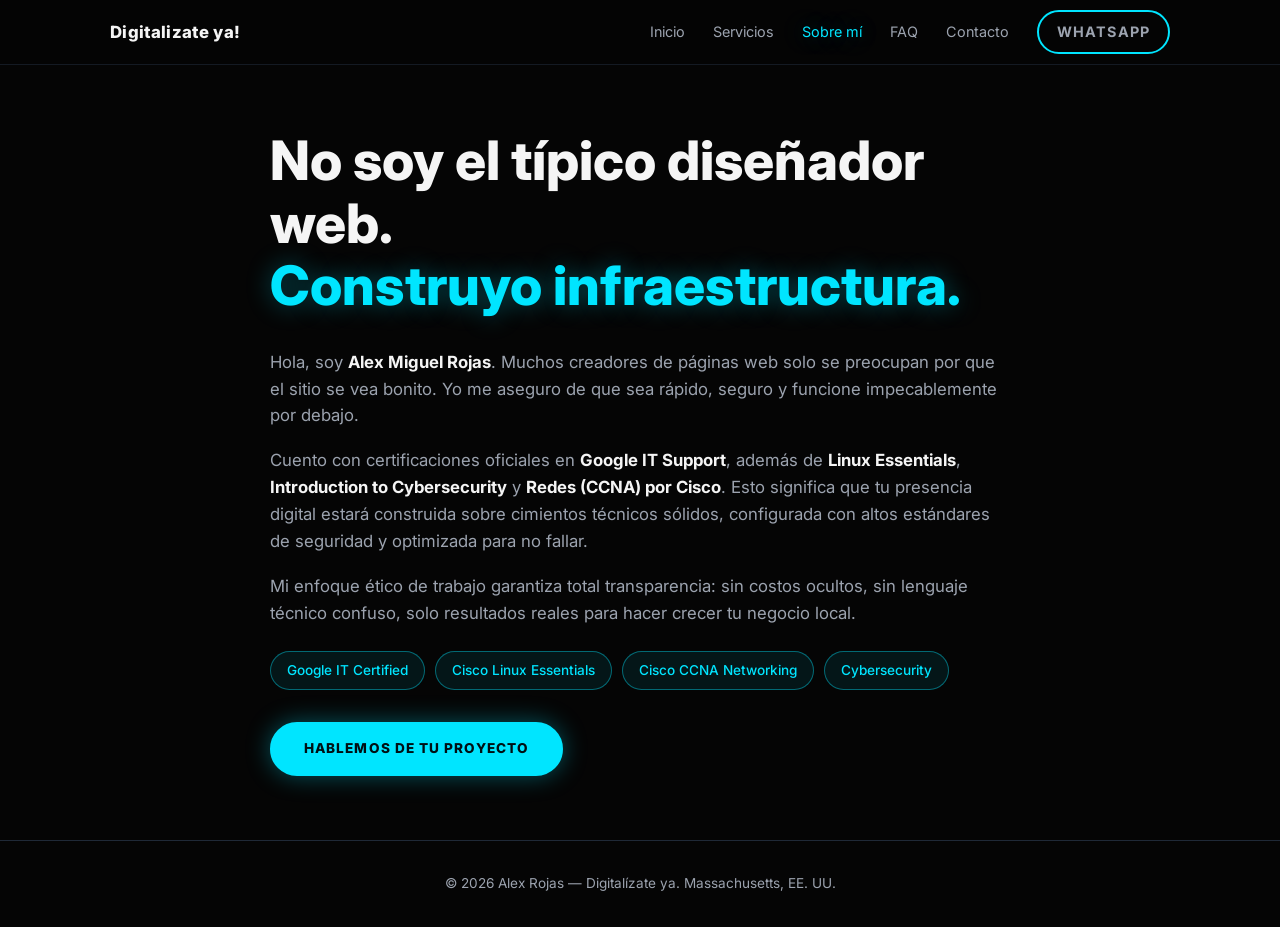
<file: docs/sobre-mi.html>
<!DOCTYPE html>
<html lang="es">
<head>
<meta charset="UTF-8">
<meta name="viewport" content="width=device-width,initial-scale=1">
<meta name="theme-color" content="#050505">
<title>Sobre mí — Alex Rojas | Desarrollo Web certificado</title>
<meta name="description" content="Soy Alex Miguel Rojas. Construyo páginas web con infraestructura sólida: Google IT, Linux Essentials, Cisco CCNA y fundamentos de ciberseguridad.">
<link rel="canonical" href="https://willaty26.github.io/Alexoscp/sobre-mi.html">
<meta property="og:type" content="website">
<meta property="og:title" content="Sobre mí — Alex Rojas">
<meta property="og:description" content="No soy el típico diseñador web. Construyo infraestructura rápida, segura y optimizada.">
<meta property="og:url" content="https://willaty26.github.io/Alexoscp/sobre-mi.html">
<link rel="icon" type="image/svg+xml" href="data:image/svg+xml,%3Csvg xmlns='http://www.w3.org/2000/svg' viewBox='0 0 64 64'%3E%3Crect width='64' height='64' rx='14' fill='%23050505'/%3E%3Ctext x='50%25' y='54%25' font-family='Inter,sans-serif' font-size='38' font-weight='800' text-anchor='middle' fill='%2300e5ff'%3EA%3C/text%3E%3C/svg%3E">
<link rel="preconnect" href="https://fonts.googleapis.com">
<link rel="preconnect" href="https://fonts.gstatic.com" crossorigin>
<link rel="stylesheet" href="https://fonts.googleapis.com/css2?family=Inter:wght@400;500;600;700;800&display=swap">
<link rel="stylesheet" href="./styles.css">
</head>
<body>
<header class="header">
  <div class="header-inner">
    <a href="./" class="brand">Digitalizate ya!</a>
    <nav class="nav">
      <a href="./">Inicio</a>
      <a href="./servicios.html">Servicios</a>
      <a href="./sobre-mi.html" class="active">Sobre mí</a>
      <a href="./faq.html">FAQ</a>
      <a href="./contacto.html">Contacto</a>
      <a href="https://wa.me/qr/6FOXVL5QCY4NN1" target="_blank" rel="noopener" class="btn-wa">WhatsApp</a>
    </nav>
    <button id="menuBtn" class="menu-btn" aria-label="Abrir menú">
      <svg width="24" height="24" viewBox="0 0 24 24" fill="none" stroke="currentColor" stroke-width="2"><path d="M3 6h18M3 12h18M3 18h18"/></svg>
    </button>
  </div>
  <nav id="mobileNav" class="mobile-nav">
    <a href="./">Inicio</a>
    <a href="./servicios.html">Servicios</a>
    <a href="./sobre-mi.html" class="active">Sobre mí</a>
    <a href="./faq.html">FAQ</a>
    <a href="./contacto.html">Contacto</a>
    <a href="https://wa.me/qr/6FOXVL5QCY4NN1" target="_blank" rel="noopener" class="btn-wa">WhatsApp</a>
  </nav>
</header>

<main>
  <section>
    <div class="container" style="max-width:780px">
      <h1>No soy el típico diseñador web.<br><span class="primary glow">Construyo infraestructura.</span></h1>
      <div class="about-prose mt">
        <p>Hola, soy <strong>Alex Miguel Rojas</strong>. Muchos creadores de páginas web solo se preocupan por que el sitio se vea bonito. Yo me aseguro de que sea rápido, seguro y funcione impecablemente por debajo.</p>
        <p>Cuento con certificaciones oficiales en <strong>Google IT Support</strong>, además de <strong>Linux Essentials</strong>, <strong>Introduction to Cybersecurity</strong> y <strong>Redes (CCNA) por Cisco</strong>. Esto significa que tu presencia digital estará construida sobre cimientos técnicos sólidos, configurada con altos estándares de seguridad y optimizada para no fallar.</p>
        <p>Mi enfoque ético de trabajo garantiza total transparencia: sin costos ocultos, sin lenguaje técnico confuso, solo resultados reales para hacer crecer tu negocio local.</p>
      </div>
      <div class="tags">
        <span class="tag">Google IT Certified</span>
        <span class="tag">Cisco Linux Essentials</span>
        <span class="tag">Cisco CCNA Networking</span>
        <span class="tag">Cybersecurity</span>
      </div>
      <div class="mt"><a href="https://wa.me/qr/6FOXVL5QCY4NN1" target="_blank" rel="noopener" class="btn-cta">Hablemos de tu proyecto</a></div>
    </div>
  </section>
</main>

<footer class="footer">© <span id="yr"></span> Alex Rojas — Digitalízate ya. Massachusetts, EE. UU.</footer>
<script>document.getElementById('yr').textContent=new Date().getFullYear();</script>
<script src="./script.js"></script>
</body>
</html>
</file>
<file: docs/styles.css>
:root{
  --bg:#050505; --fg:#f5f5f5; --muted:#9ca3af; --card:#0c0c0c;
  --border:#1f2937; --primary:#00e5ff; --primary-fg:#001014;
  --glow:0 0 24px rgba(0,229,255,.35);
  --glow-lg:0 0 40px rgba(0,229,255,.55);
  --radius:16px;
}
*{box-sizing:border-box;margin:0;padding:0}
html{scroll-behavior:smooth}
body{
  font-family:'Inter',-apple-system,BlinkMacSystemFont,'Segoe UI',sans-serif;
  background:var(--bg);color:var(--fg);line-height:1.6;
  -webkit-font-smoothing:antialiased;
}
a{color:inherit;text-decoration:none}
img{max-width:100%;display:block}
.container{max-width:1100px;margin:0 auto;padding:0 20px}
.muted{color:var(--muted)}
.primary{color:var(--primary)}
.glow{text-shadow:var(--glow)}

/* Header */
.header{position:sticky;top:0;z-index:50;background:rgba(5,5,5,.85);backdrop-filter:blur(10px);border-bottom:1px solid rgba(31,41,55,.6)}
.header-inner{display:flex;align-items:center;justify-content:space-between;height:64px;max-width:1100px;margin:0 auto;padding:0 20px}
.brand{font-weight:800;font-size:1.05rem;letter-spacing:.02em}
.nav{display:none;align-items:center;gap:28px}
.nav a{font-size:.9rem;color:var(--muted);transition:color .2s}
.nav a:hover,.nav a.active{color:var(--primary);text-shadow:var(--glow)}
.btn-wa{display:inline-flex;align-items:center;gap:8px;border:2px solid var(--primary);color:var(--primary);padding:8px 18px;border-radius:999px;font-size:.78rem;font-weight:700;letter-spacing:.08em;text-transform:uppercase;transition:all .2s}
.btn-wa:hover{background:var(--primary);color:var(--primary-fg);box-shadow:var(--glow)}
.menu-btn{background:none;border:none;color:var(--fg);cursor:pointer;padding:8px;display:flex}
.mobile-nav{display:none;border-top:1px solid rgba(31,41,55,.6);background:rgba(5,5,5,.95);padding:16px 20px;flex-direction:column;gap:4px}
.mobile-nav.open{display:flex}
.mobile-nav a{padding:10px 12px;border-radius:8px;color:var(--muted)}
.mobile-nav a:hover,.mobile-nav a.active{background:#111;color:var(--fg)}
.mobile-nav .btn-wa{margin-top:8px;justify-content:center;padding:12px}
@media(min-width:768px){.nav{display:flex}.menu-btn{display:none}}

/* Buttons */
.btn-cta{display:inline-flex;align-items:center;justify-content:center;gap:8px;background:var(--primary);color:var(--primary-fg);padding:14px 32px;border-radius:999px;font-size:.85rem;font-weight:800;letter-spacing:.08em;text-transform:uppercase;border:2px solid var(--primary);transition:all .25s;box-shadow:var(--glow);cursor:pointer}
.btn-cta:hover{transform:translateY(-2px);box-shadow:var(--glow-lg)}
.btn-outline{display:inline-flex;align-items:center;gap:8px;border:2px solid var(--primary);color:var(--primary);padding:10px 24px;border-radius:999px;font-weight:700;font-size:.85rem;text-transform:uppercase;letter-spacing:.06em;transition:all .2s}
.btn-outline:hover{background:var(--primary);color:var(--primary-fg)}

/* Sections */
section{padding:64px 20px}
.section-card{background:rgba(12,12,12,.5);border-top:1px solid var(--border);border-bottom:1px solid var(--border)}
h1{font-size:2.4rem;font-weight:800;line-height:1.15}
h2{font-size:1.9rem;font-weight:800;line-height:1.2;margin-bottom:.5rem}
h3{font-size:1.2rem;font-weight:700}
@media(min-width:768px){h1{font-size:3.4rem}h2{font-size:2.3rem}}

/* Hero */
.hero{min-height:calc(100vh - 64px);display:flex;flex-direction:column;align-items:center;justify-content:center;text-align:center;background:radial-gradient(ellipse at top,rgba(0,229,255,.08),transparent 60%),var(--bg)}
.hero h1{max-width:760px;margin:0 auto}
.hero p{max-width:560px;margin:24px auto 0;color:var(--muted);font-size:1.05rem}

/* Grid */
.grid{display:grid;gap:24px}
.grid-3{grid-template-columns:1fr}
@media(min-width:768px){.grid-3{grid-template-columns:repeat(3,1fr)}}
.grid-2{grid-template-columns:1fr}
@media(min-width:768px){.grid-2{grid-template-columns:1fr 1fr}}
.grid-4{grid-template-columns:1fr}
@media(min-width:640px){.grid-4{grid-template-columns:1fr 1fr}}
@media(min-width:1024px){.grid-4{grid-template-columns:repeat(4,1fr)}}

/* Card */
.card{background:var(--card);border:1px solid var(--border);border-radius:24px;padding:32px;transition:all .3s}
.card:hover{transform:translateY(-4px);border-color:rgba(0,229,255,.6);box-shadow:var(--glow)}
.icon-box{display:inline-flex;padding:12px;border:1px solid rgba(0,229,255,.4);border-radius:16px;color:var(--primary);background:var(--bg);margin-bottom:16px}
.icon-box svg{width:28px;height:28px}
.card h3{margin-bottom:10px}
.card p{color:var(--muted);font-size:.95rem}
.card ul{list-style:none;margin-top:20px;display:flex;flex-direction:column;gap:10px}
.card ul li{display:flex;gap:8px;font-size:.9rem;align-items:flex-start}
.card ul li::before{content:"✓";color:var(--primary);font-weight:bold;flex-shrink:0}

/* Benefit row */
.benefits{display:grid;gap:24px;grid-template-columns:1fr;max-width:900px;margin:0 auto}
@media(min-width:768px){.benefits{grid-template-columns:repeat(3,1fr)}}
.benefit{display:flex;gap:14px;align-items:flex-start}
.benefit .icon-box{margin-bottom:0;padding:10px}
.benefit h3{font-size:1rem;margin-bottom:2px}
.benefit p{font-size:.85rem;color:var(--muted)}

/* Tags */
.tags{display:flex;flex-wrap:wrap;gap:10px;margin-top:24px}
.tag{padding:8px 16px;border:1px solid rgba(0,229,255,.4);background:rgba(0,229,255,.08);color:var(--primary);border-radius:999px;font-size:.85rem;font-weight:500}

/* FAQ Accordion */
.faq-item{background:var(--card);border:1px solid var(--border);border-radius:16px;margin-bottom:12px;overflow:hidden}
.faq-item summary{padding:18px 20px;cursor:pointer;font-weight:600;list-style:none;display:flex;justify-content:space-between;align-items:center;gap:12px}
.faq-item summary::-webkit-details-marker{display:none}
.faq-item summary::after{content:"+";color:var(--primary);font-size:1.5rem;transition:transform .2s;flex-shrink:0}
.faq-item[open] summary::after{transform:rotate(45deg)}
.faq-item .answer{padding:0 20px 20px;color:var(--muted)}

/* Forms */
.form{background:var(--card);border:1px solid var(--border);border-radius:24px;padding:28px}
.form label{display:block;font-size:.85rem;font-weight:500;margin-bottom:6px}
.form input,.form textarea{width:100%;background:var(--bg);border:1px solid var(--border);color:var(--fg);padding:12px 16px;border-radius:12px;font-family:inherit;font-size:.95rem;outline:none;transition:border-color .2s}
.form input:focus,.form textarea:focus{border-color:var(--primary)}
.form .field{margin-bottom:16px}
.form button{width:100%;margin-top:8px}

.contact-info{display:flex;flex-direction:column;gap:16px}
.contact-info a,.contact-info .static{display:flex;gap:16px;align-items:flex-start;background:var(--card);border:1px solid var(--border);border-radius:24px;padding:20px;transition:all .2s}
.contact-info a:hover{border-color:rgba(0,229,255,.6);box-shadow:var(--glow)}
.contact-info svg{width:24px;height:24px;color:var(--primary);flex-shrink:0;margin-top:2px}
.contact-info .title{font-weight:700;font-size:.95rem}
.contact-info .desc{color:var(--muted);font-size:.85rem;margin-top:2px}

/* Testimonials */
.quote{background:var(--card);border:1px solid var(--border);border-radius:24px;padding:24px}
.quote blockquote{font-size:.92rem;line-height:1.6}
.quote figcaption{margin-top:20px;padding-top:16px;border-top:1px solid var(--border)}
.quote .name{font-weight:600;font-size:.9rem}
.quote .role{font-size:.78rem;color:var(--muted);margin-top:2px}

/* Footer */
.footer{border-top:1px solid var(--border);padding:32px 20px;text-align:center;color:var(--muted);font-size:.85rem}
.center{text-align:center}
.mt{margin-top:32px}
.about-prose p{margin-bottom:18px;color:var(--muted);font-size:1.05rem}
.about-prose strong{color:var(--fg)}

/* Language switcher */
.lang-switch{display:flex;align-items:center;margin-left:8px}
.lang-switch select{background:#0c0c0c;color:var(--fg);border:1px solid var(--border);border-radius:999px;padding:6px 10px;font-family:inherit;font-size:.8rem;font-weight:600;cursor:pointer;outline:none;transition:border-color .2s}
.lang-switch select:hover,.lang-switch select:focus{border-color:var(--primary)}
.lang-switch select option{background:#0c0c0c;color:var(--fg)}
@media(max-width:767px){.lang-switch{margin-left:6px}.lang-switch select{padding:5px 8px;font-size:.75rem}}

/* Pricing cards (Invitaciones) */
.card .price{margin:8px 0 18px;font-size:1.6rem;font-weight:800;letter-spacing:.01em}
.card-popular{position:relative;border-color:rgba(0,229,255,.55);box-shadow:var(--glow)}
.badge-popular{position:absolute;top:-12px;left:50%;transform:translateX(-50%);background:var(--primary);color:var(--primary-fg);padding:4px 14px;border-radius:999px;font-size:.7rem;font-weight:800;letter-spacing:.1em;text-transform:uppercase;white-space:nowrap}

/* Portfolio cards */
.portfolio-card{padding:0;overflow:hidden;display:flex;flex-direction:column}
.portfolio-img{aspect-ratio:732/600;overflow:hidden;background:#0a0a0a;border-bottom:1px solid var(--border)}
.portfolio-img img{width:100%;height:100%;object-fit:cover;filter:blur(4px) saturate(.95);transform:scale(1.04);transition:filter .3s,transform .3s}
.portfolio-card:hover .portfolio-img img{filter:blur(2.5px) saturate(1)}
.portfolio-card.no-blur .portfolio-img img{filter:none;transform:scale(1)}
.portfolio-card.no-blur:hover .portfolio-img img{filter:none;transform:scale(1.02)}
.portfolio-card h3{padding:24px 28px 0}
.portfolio-card p{padding:10px 28px 28px;color:var(--muted);font-size:.95rem}
</file>
